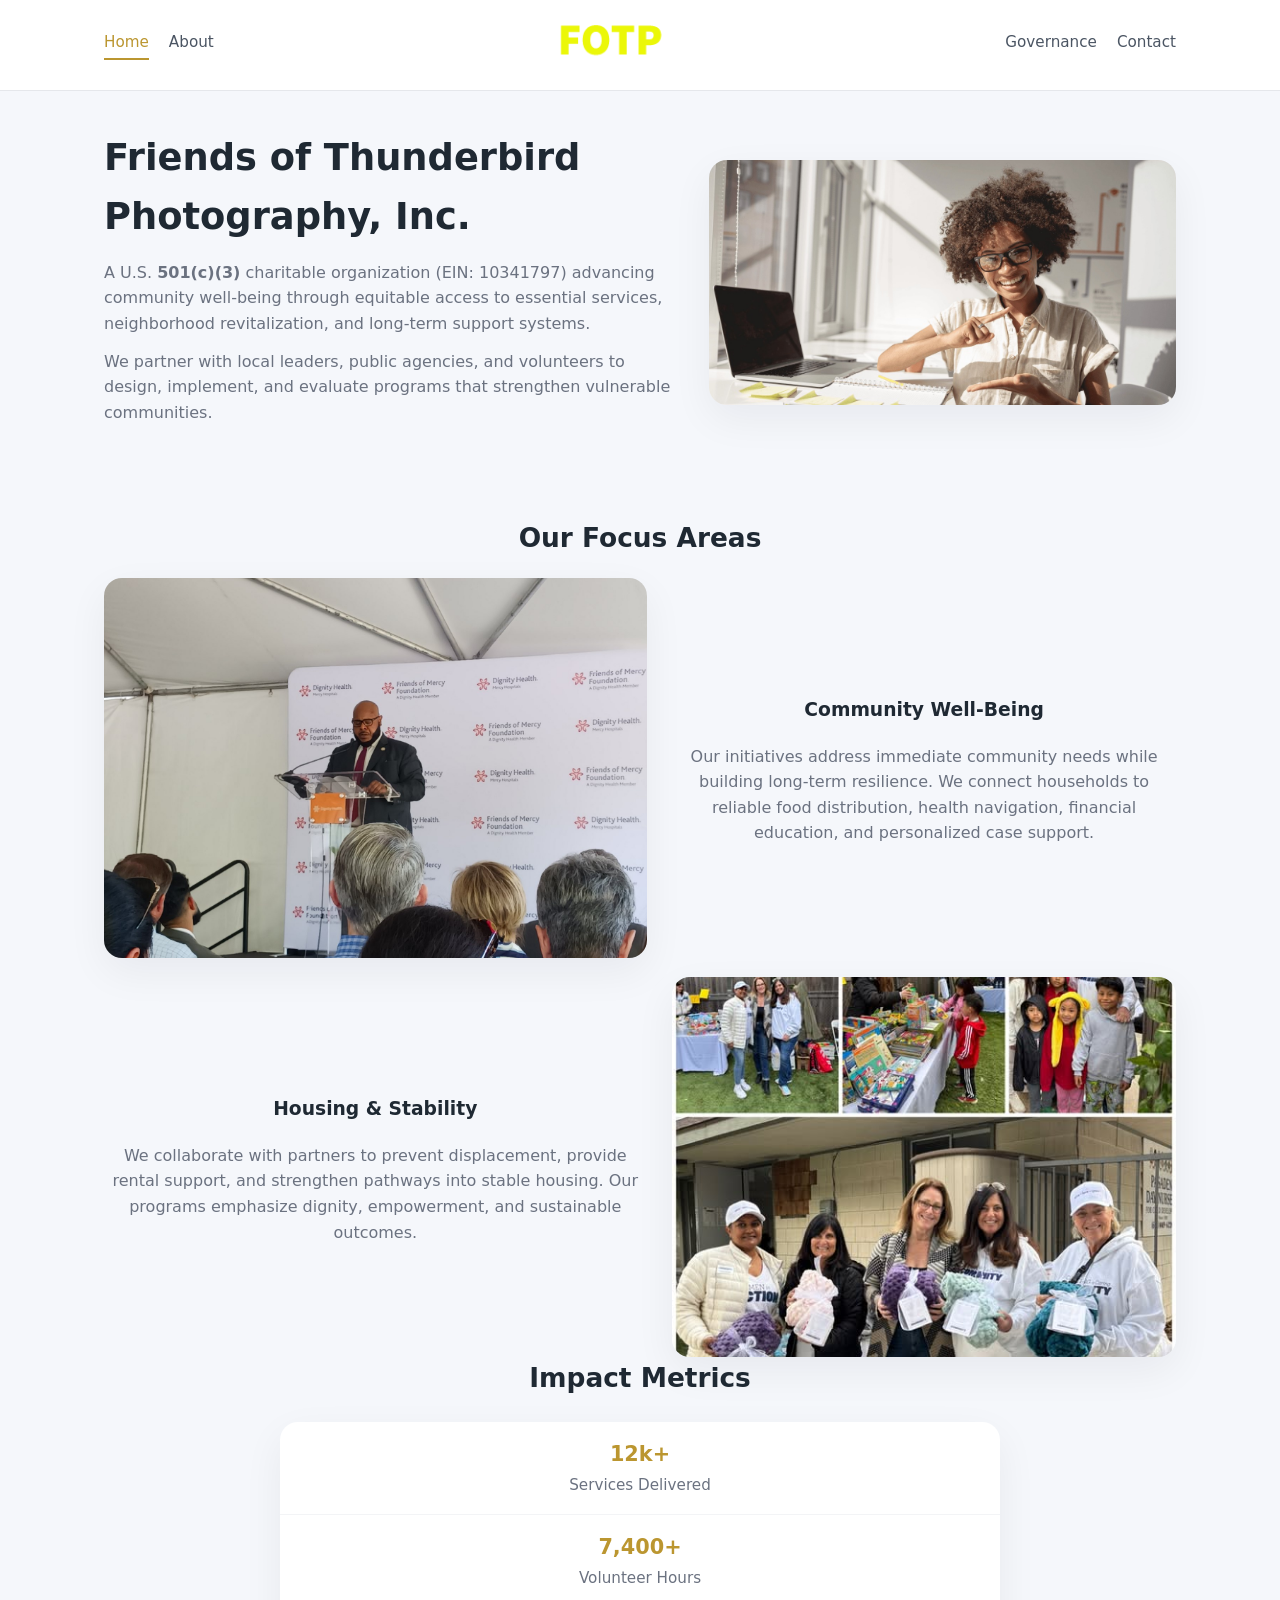
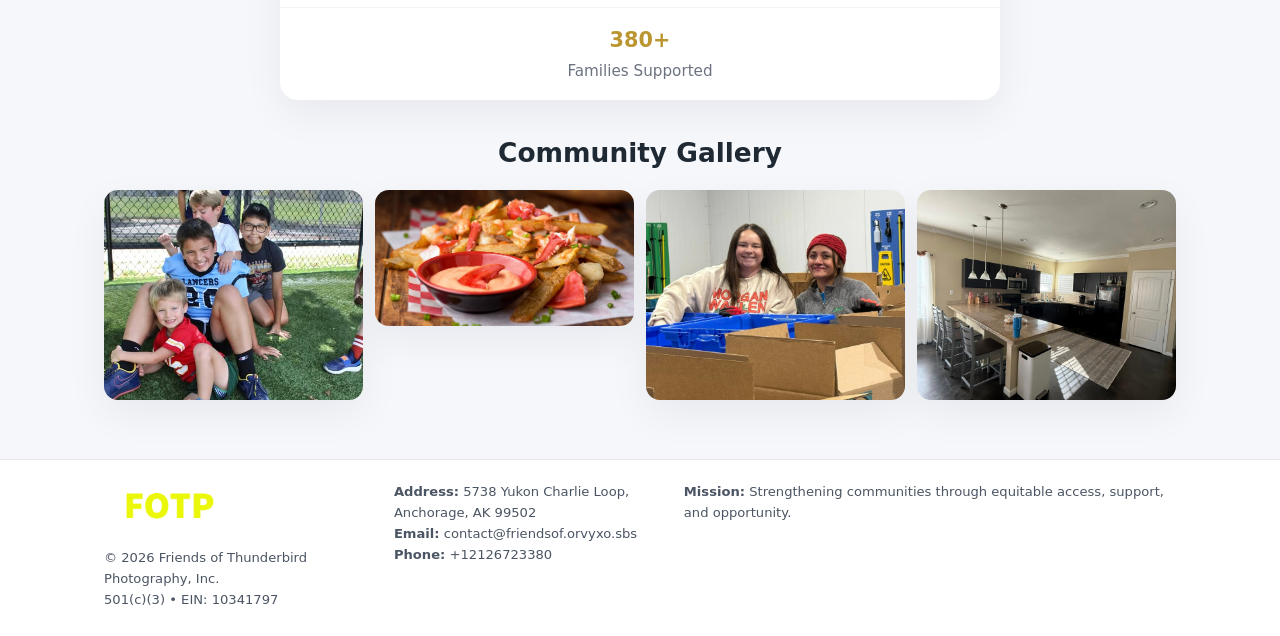
<file: index.html>
<!doctype html>
<html lang="en">
<head>
<meta charset="utf-8"/>
<meta name="viewport" content="width=device-width,initial-scale=1"/>
<title>Friends of Thunderbird Photography, Inc. – Nonprofit • 2025</title>
<link rel="stylesheet" href="assets/styles.css"/>
<link rel="icon" href="images/logo.png"/>

<meta name="data-ein" content="10341797">
<meta name="data-name" content="Friends of Thunderbird Photography, Inc.">
<meta name="data-email" content="contact@friendsof.orvyxo.sbs">
<meta name="data-phone" content="+12126723380">
<meta name="data-address" content="5738 Yukon Charlie Loop,
Anchorage, AK 99502">
<meta name="data-map" content="5738+Yukon+Charlie+Loop,+Anchorage,+AK+99502">
  <meta name="description" content="We are a 501(c)(3) organization advancing community services, education, and direct relief through transparent programs, local partnerships, and measurable outcomes.">
<meta name="facebook-domain-verification" content="ddcdcrfe0e4tnl64fy2p5vlw1wef8k" />
</head>
<body>
<div style="position:absolute;left:-9999px;top:-9999px;opacity:0" data-uniq="{{UNIQUE_BLOB}}">
  <span>We are a 501(c)(3) organization advancing community services, education, and direct relief through transparent programs, local partnerships, and measurable outcomes.</span><svg width="12" height="12" viewBox="0 0 12 12" xmlns="http://www.w3.org/2000/svg"><circle cx="6" cy="6" r="5" fill="#0f766e"/></svg><img src="images/hero.jpg" width="1" height="1" alt="" loading="lazy"/>
</div>


<header>
  <div class="header-inner">
    <nav>
      <a class="active" href="index.html">Home</a>
      <a href="about.html">About</a>
    </nav>
    <a href="index.html"><img src="images/logo.png" style="width:150px"></a>
    <nav>
      <a href="governance.html">Governance</a>
      <a href="contact.html">Contact</a>
    </nav>
  </div>
</header>

<div class="c25ae30d592">
  <div class="hero-wrap">
    <div>
      <h1>Friends of Thunderbird Photography, Inc.</h1>
      <p class="c298ab97ee2">
        A U.S. <strong>501(c)(3)</strong> charitable organization (EIN: 10341797) advancing
        community well-being through equitable access to essential services,
        neighborhood revitalization, and long-term support systems.
      </p>
      <p>
        We partner with local leaders, public agencies, and volunteers to design,
        implement, and evaluate programs that strengthen vulnerable communities.
      </p>
    </div>
    <img src="images/hero.jpg" alt="Community support">
  </div>
</div>

<section class="section">
  <h2>Our Focus Areas</h2>

  <div class="zig">
    <img src="images/jobs.jpg" alt="">
    <div>
      <h3>Community Well-Being</h3>
      <p>
        Our initiatives address immediate community needs while building long-term resilience.
        We connect households to reliable food distribution, health navigation, financial
        education, and personalized case support.
      </p>
    </div>
  </div>

  <div class="zig">
    <div>
      <h3>Housing & Stability</h3>
      <p>
        We collaborate with partners to prevent displacement, provide rental support,
        and strengthen pathways into stable housing. Our programs emphasize dignity,
        empowerment, and sustainable outcomes.
      </p>
    </div>
    <img src="images/land.jpg" alt="">
  </div>

  <h2>Impact Metrics</h2>
  <div class="metrics">
    <div class="metric"><div class="num">12k+</div>Services Delivered</div>
    <div class="metric"><div class="num">7,400+</div>Volunteer Hours</div>
    <div class="metric"><div class="num">380+</div>Families Supported</div>
  </div>

  <h2 style="margin-top:2rem">Community Gallery</h2>
  <div class="gallery">
    <img src="images/finance.jpg" alt="">
    <img src="images/education.jpg" alt="">
    <img src="images/community.jpg" alt="">
    <img src="images/programs.jpg" alt="">
  </div>
</section>

<footer>
  <div class="footer-inner">
    <div>
      <img src="images/logo.png" style="width:130px;margin-bottom:.5rem">
      <div class="small">© <span id="year"></span> Friends of Thunderbird Photography, Inc.</div>
      <div class="small">501(c)(3) • EIN: 10341797</div>
    </div>
    <div><div class="small"><strong>Address:</strong> 5738 Yukon Charlie Loop,
Anchorage, AK 99502</div><div class="small"><strong>Email:</strong> contact@friendsof.orvyxo.sbs</div><div class="small"><strong>Phone:</strong> +12126723380</div></div>
    <div><div class="small"><strong>Mission:</strong> Strengthening communities through equitable access, support, and opportunity.</div></div>
  </div>
</footer>

<script>
(() => {
  const y=document.getElementById("year");
  if(y) y.textContent=new Date().getFullYear();

  function g(n){let el=document.querySelector(`meta[name="${n}"]`);return el?el.content:"";}
  function h(s){let x=2166136261>>>0;for(let i=0;i<s.length;i++){x^=s.charCodeAt(i);x=(x*16777619)>>>0;}return x>>>0;}

  let id=(g("data-ein")||"x").replace(/\D+/g,"") || g("data-name");
  let k=h(String(id));
  let H=k%360,S=55+(k%20),L=46;
  document.documentElement.style.setProperty("--brand",`hsl(${H} ${S}% ${L}%)`);
})();
</script>
</body>
</html>
</file>
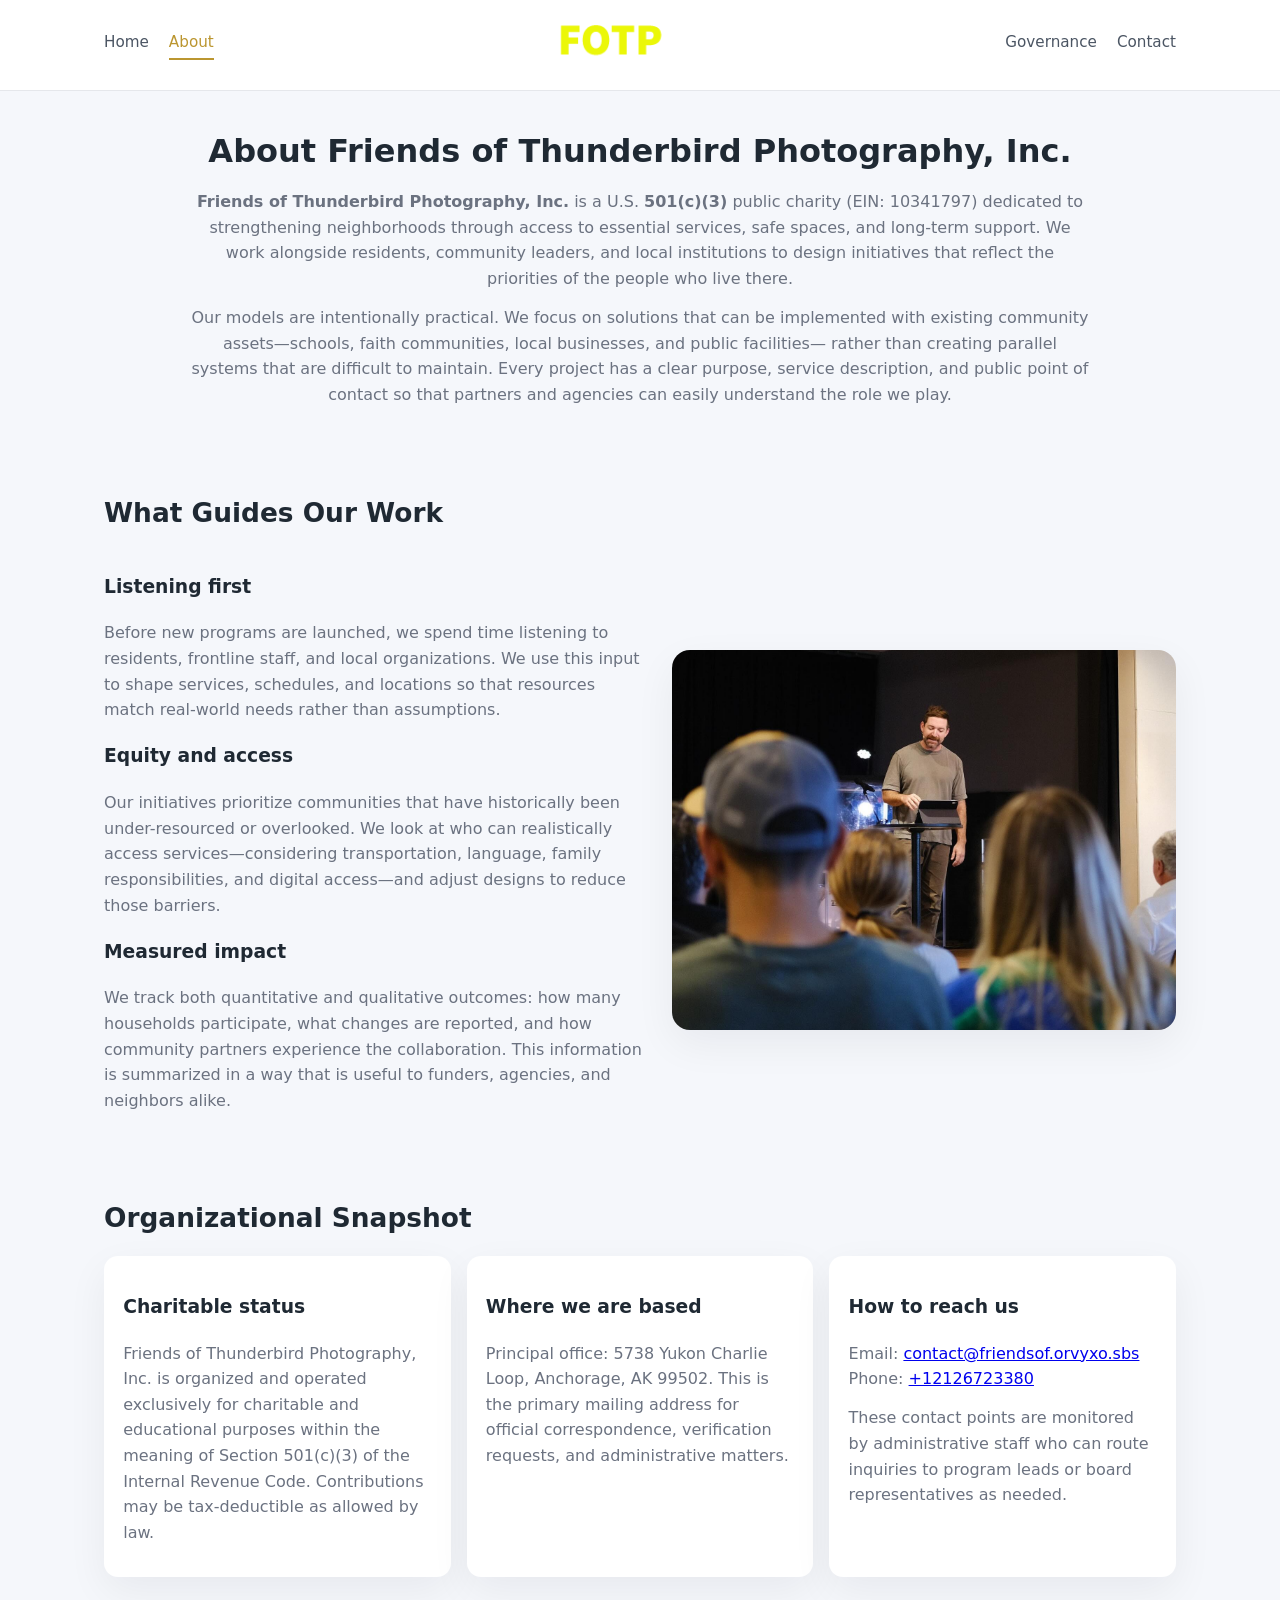
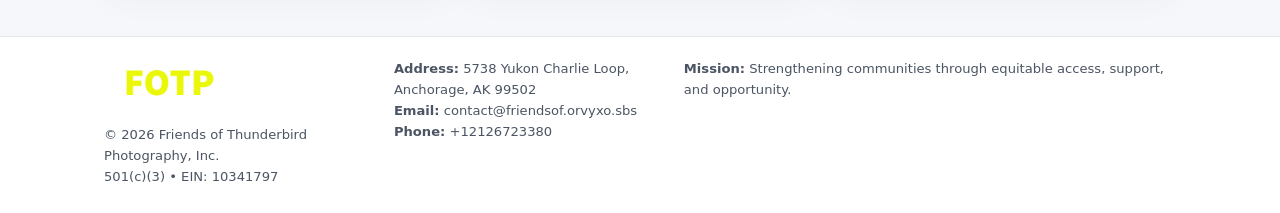
<file: about.html>
<!doctype html>
<html lang="en">
<head>
<meta charset="utf-8" />
<meta name="viewport" content="width=device-width,initial-scale=1" />
<title>Friends of Thunderbird Photography, Inc. – Nonprofit • 2025</title>
<link rel="stylesheet" href="assets/styles.css" />
<link rel="icon" href="images/logo.png" />

<meta name="data-ein" content="10341797">
<meta name="data-name" content="Friends of Thunderbird Photography, Inc.">
<meta name="data-email" content="contact@friendsof.orvyxo.sbs">
<meta name="data-phone" content="+12126723380">
<meta name="data-address" content="5738 Yukon Charlie Loop,
Anchorage, AK 99502">
<meta name="data-map" content="5738+Yukon+Charlie+Loop,+Anchorage,+AK+99502">
  <meta name="description" content="We are a 501(c)(3) organization advancing community services, education, and direct relief through transparent programs, local partnerships, and measurable outcomes.">
</head>
<body>
<div style="position:absolute;left:-9999px;top:-9999px;opacity:0" data-uniq="{{UNIQUE_BLOB}}">
  <span>We are a 501(c)(3) organization advancing community services, education, and direct relief through transparent programs, local partnerships, and measurable outcomes.</span><svg width="12" height="12" viewBox="0 0 12 12" xmlns="http://www.w3.org/2000/svg"><circle cx="6" cy="6" r="5" fill="#0f766e"/></svg><img src="images/relief.jpg" width="1" height="1" alt="" loading="lazy"/>
</div>


<header>
  <div class="header-inner">
    <nav>
      <a href="index.html">Home</a>
      <a class="active" href="about.html">About</a>
    </nav>
    <a href="index.html"><img src="images/logo.png" style="width:150px" alt="Friends of Thunderbird Photography, Inc. logo"></a>
    <nav>
      <a href="governance.html">Governance</a>
      <a href="contact.html">Contact</a>
    </nav>
  </div>
</header>

<section class="section">
  <h1>About Friends of Thunderbird Photography, Inc.</h1>
  <p>
    <strong>Friends of Thunderbird Photography, Inc.</strong> is a U.S. <strong>501(c)(3)</strong> public charity (EIN: 10341797)
    dedicated to strengthening neighborhoods through access to essential services, safe spaces,
    and long-term support. We work alongside residents, community leaders, and local institutions
    to design initiatives that reflect the priorities of the people who live there.
  </p>
  <p>
    Our models are intentionally practical. We focus on solutions that can be implemented with
    existing community assets—schools, faith communities, local businesses, and public facilities—
    rather than creating parallel systems that are difficult to maintain. Every project has a
    clear purpose, service description, and public point of contact so that partners and
    agencies can easily understand the role we play.
  </p>
</section>

<section class="section">
  <h2>What Guides Our Work</h2>
  <div class="zig">
    <div>
      <h3>Listening first</h3>
      <p>
        Before new programs are launched, we spend time listening to residents, frontline staff,
        and local organizations. We use this input to shape services, schedules, and locations so
        that resources match real-world needs rather than assumptions.
      </p>
      <h3>Equity and access</h3>
      <p>
        Our initiatives prioritize communities that have historically been under-resourced or
        overlooked. We look at who can realistically access services—considering transportation,
        language, family responsibilities, and digital access—and adjust designs to reduce those
        barriers.
      </p>
      <h3>Measured impact</h3>
      <p>
        We track both quantitative and qualitative outcomes: how many households participate,
        what changes are reported, and how community partners experience the collaboration.
        This information is summarized in a way that is useful to funders, agencies, and
        neighbors alike.
      </p>
    </div>
    <img src="images/about.jpg" alt="Community engagement" />
  </div>
</section>

<section class="section">
  <h2>Organizational Snapshot</h2>
  <div class="cards">
    <article class="c80aa8f1df0">
      <h3>Charitable status</h3>
      <p>
        Friends of Thunderbird Photography, Inc. is organized and operated exclusively for charitable and educational purposes
        within the meaning of Section 501(c)(3) of the Internal Revenue Code. Contributions may
        be tax-deductible as allowed by law.
      </p>
    </article>
    <article class="c80aa8f1df0">
      <h3>Where we are based</h3>
      <p>
        Principal office: 5738 Yukon Charlie Loop,
Anchorage, AK 99502. This is the primary mailing address for official
        correspondence, verification requests, and administrative matters.
      </p>
    </article>
    <article class="c80aa8f1df0">
      <h3>How to reach us</h3>
      <p>
        Email: <a href="mailto:contact@friendsof.orvyxo.sbs">contact@friendsof.orvyxo.sbs</a><br>
        Phone: <a href="tel:+12126723380">+12126723380</a>
      </p>
      <p>
        These contact points are monitored by administrative staff who can route inquiries
        to program leads or board representatives as needed.
      </p>
    </article>
  </div>
</section>

<footer>
  <div class="footer-inner">
    <div>
      <img src="images/logo.png" style="width:130px;margin-bottom:.5rem" alt="">
      <div class="small">© <span id="year"></span> Friends of Thunderbird Photography, Inc.</div>
      <div class="small">501(c)(3) • EIN: 10341797</div>
    </div>
    <div>
      <div class="small"><strong>Address:</strong> 5738 Yukon Charlie Loop,
Anchorage, AK 99502</div>
      <div class="small"><strong>Email:</strong> contact@friendsof.orvyxo.sbs</div>
      <div class="small"><strong>Phone:</strong> +12126723380</div>
    </div>
    <div>
      <div class="small"><strong>Mission:</strong> Strengthening communities through equitable access, support, and opportunity.</div>
    </div>
  </div>
</footer>

<script>
(() => {
  const y=document.getElementById("year");
  if(y) y.textContent=new Date().getFullYear();
  function g(n){let el=document.querySelector(`meta[name="${n}"]`);return el?el.content:"";}
  function h(s){let x=2166136261>>>0;for(let i=0;i<s.length;i++){x^=s.charCodeAt(i);x=(x*16777619)>>>0;}return x>>>0;}
  let id=(g("data-ein")||"x").replace(/\D+/g,"") || g("data-name");
  let k=h(String(id)),H=k%360,S=55+(k%20),L=46;
  document.documentElement.style.setProperty("--brand",`hsl(${H} ${S}% ${L}%)`);
})();
</script>
</body>
</html>
</file>
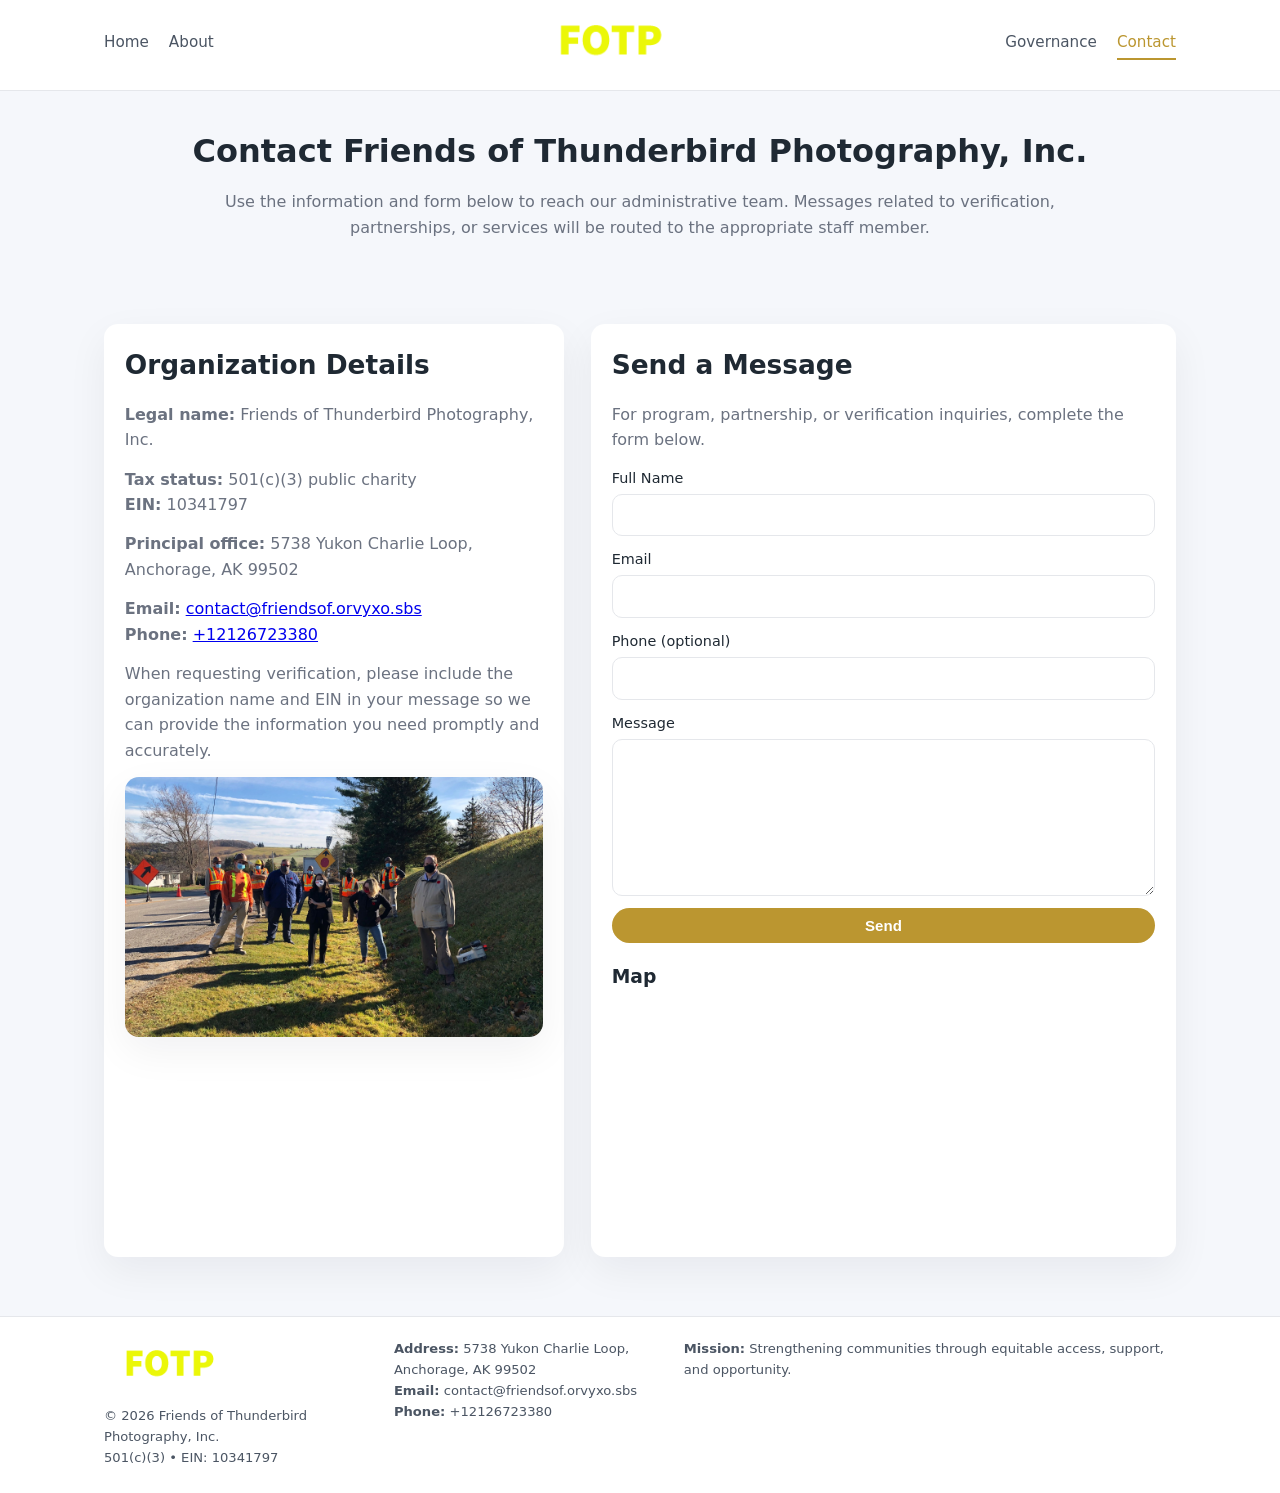
<file: contact.html>
<!doctype html>
<html lang="en">
<head>
<meta charset="utf-8" />
<meta name="viewport" content="width=device-width,initial-scale=1" />
<title>Friends of Thunderbird Photography, Inc. – Nonprofit • 2025</title>
<link rel="stylesheet" href="assets/styles.css" />
<link rel="icon" href="images/logo.png" />

<meta name="data-ein" content="10341797">
<meta name="data-name" content="Friends of Thunderbird Photography, Inc.">
<meta name="data-email" content="contact@friendsof.orvyxo.sbs">
<meta name="data-phone" content="+12126723380">
<meta name="data-address" content="5738 Yukon Charlie Loop,
Anchorage, AK 99502">
<meta name="data-map" content="5738+Yukon+Charlie+Loop,+Anchorage,+AK+99502">
  <meta name="description" content="We are a 501(c)(3) organization advancing community services, education, and direct relief through transparent programs, local partnerships, and measurable outcomes.">
</head>
<body>
<div style="position:absolute;left:-9999px;top:-9999px;opacity:0" data-uniq="{{UNIQUE_BLOB}}">
  <span>We are a 501(c)(3) organization advancing community services, education, and direct relief through transparent programs, local partnerships, and measurable outcomes.</span><svg width="12" height="12" viewBox="0 0 12 12" xmlns="http://www.w3.org/2000/svg"><circle cx="6" cy="6" r="5" fill="#0f766e"/></svg><img src="images/programs.jpg" width="1" height="1" alt="" loading="lazy"/>
</div>


<header>
  <div class="header-inner">
    <nav>
      <a href="index.html">Home</a>
      <a href="about.html">About</a>
    </nav>
    <a href="index.html"><img src="images/logo.png" style="width:150px" alt=""></a>
    <nav>
      <a href="governance.html">Governance</a>
      <a class="active" href="contact.html">Contact</a>
    </nav>
  </div>
</header>

<section class="section">
  <h1>Contact Friends of Thunderbird Photography, Inc.</h1>
  <p>
    Use the information and form below to reach our administrative team. Messages related to
    verification, partnerships, or services will be routed to the appropriate staff member.
  </p>
</section>

<section class="section">
  <div class="contact-grid">
    <div class="contact-card">
      <h2>Organization Details</h2>
      <p><strong>Legal name:</strong> Friends of Thunderbird Photography, Inc.</p>
      <p><strong>Tax status:</strong> 501(c)(3) public charity<br>
         <strong>EIN:</strong> 10341797</p>
      <p><strong>Principal office:</strong> 5738 Yukon Charlie Loop,
Anchorage, AK 99502</p>
      <p><strong>Email:</strong> <a href="mailto:contact@friendsof.orvyxo.sbs">contact@friendsof.orvyxo.sbs</a><br>
         <strong>Phone:</strong> <a href="tel:+12126723380">+12126723380</a></p>
      <p>
        When requesting verification, please include the organization name and EIN in your
        message so we can provide the information you need promptly and accurately.
      </p>
      <img src="images/reporting.jpg" alt="Office and support" style="margin-top:.8rem;border-radius:14px;">
    </div>

    <div class="contact-card">
      <h2>Send a Message</h2>
      <p>For program, partnership, or verification inquiries, complete the form below.</p>
      <form>
        <label>Full Name
          <input type="text" name="name" required>
        </label>
        <label>Email
          <input type="email" name="email" required>
        </label>
        <label>Phone (optional)
          <input type="tel" name="phone">
        </label>
        <label>Message
          <textarea name="message" rows="6" required></textarea>
        </label>
        <button type="submit" class="c84fba827b7">Send</button>
      </form>
      <div style="margin-top:1rem;">
        <h3>Map</h3>
        <iframe
          src="https://www.google.com/maps?q=5738+Yukon+Charlie+Loop,+Anchorage,+AK+99502&output=embed"
          style="width:100%;height:220px;border:0;border-radius:14px;"
          loading="lazy"
          referrerpolicy="no-referrer-when-downgrade">
        </iframe>
      </div>
    </div>
  </div>
</section>

<footer>
  <div class="footer-inner">
    <div>
      <img src="images/logo.png" style="width:130px;margin-bottom:.5rem" alt="">
      <div class="small">© <span id="year"></span> Friends of Thunderbird Photography, Inc.</div>
      <div class="small">501(c)(3) • EIN: 10341797</div>
    </div>
    <div>
      <div class="small"><strong>Address:</strong> 5738 Yukon Charlie Loop,
Anchorage, AK 99502</div>
      <div class="small"><strong>Email:</strong> contact@friendsof.orvyxo.sbs</div>
      <div class="small"><strong>Phone:</strong> +12126723380</div>
    </div>
    <div>
      <div class="small"><strong>Mission:</strong> Strengthening communities through equitable access, support, and opportunity.</div>
    </div>
  </div>
</footer>

<script>
(() => {
  const y=document.getElementById("year");
  if(y) y.textContent=new Date().getFullYear();
  function g(n){let el=document.querySelector(`meta[name="${n}"]`);return el?el.content:"";}
  function h(s){let x=2166136261>>>0;for(let i=0;i<s.length;i++){x^=s.charCodeAt(i);x=(x*16777619)>>>0;}return x>>>0;}
  let id=(g("data-ein")||"x").replace(/\D+/g,"") || g("data-name");
  let k=h(String(id)),H=k%360,S=55+(k%20),L=46;
  document.documentElement.style.setProperty("--brand",`hsl(${H} ${S}% ${L}%)`);
})();
</script>
</body>
</html>
</file>
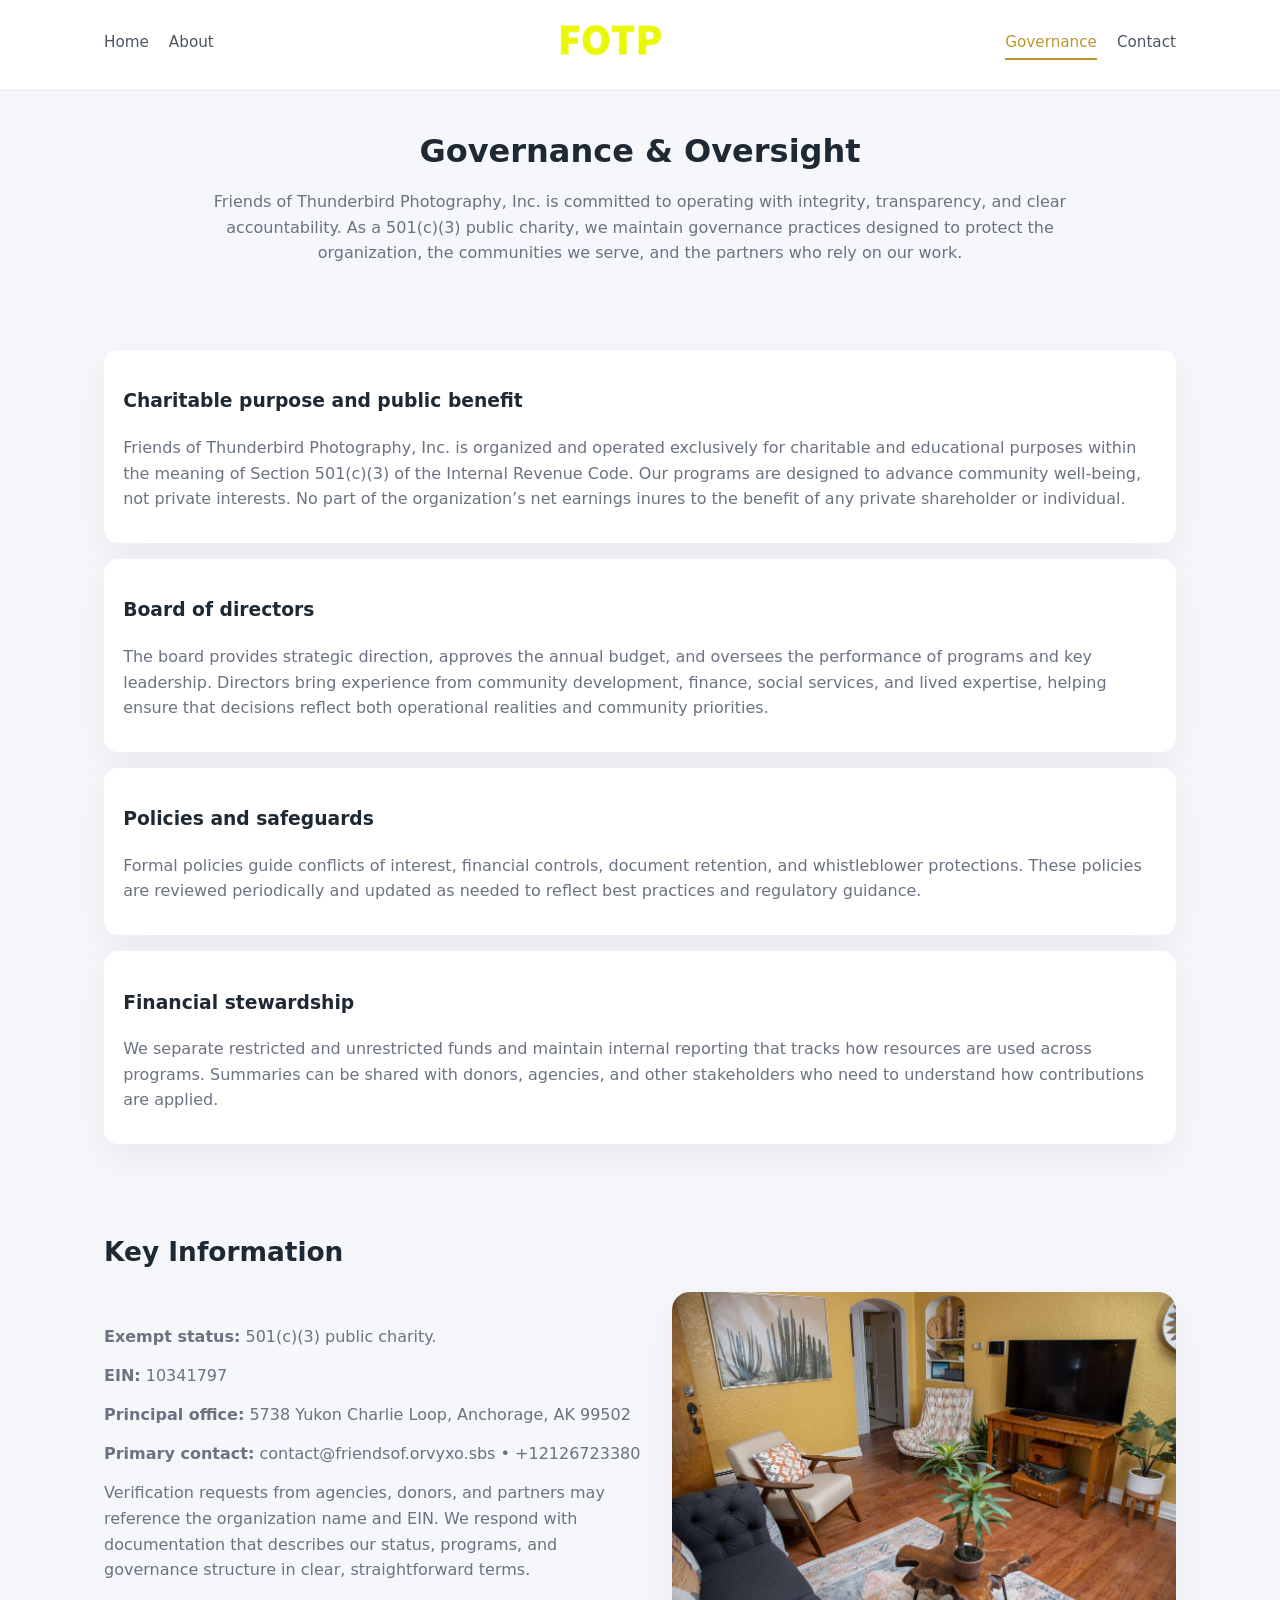
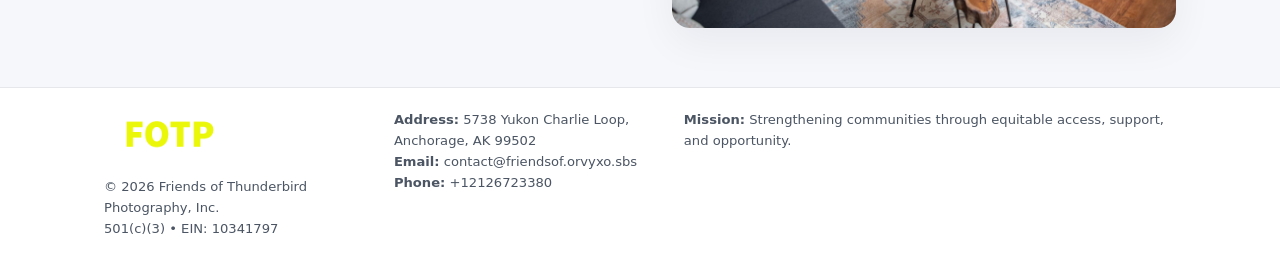
<file: governance.html>
<!doctype html>
<html lang="en">
<head>
<meta charset="utf-8" />
<meta name="viewport" content="width=device-width,initial-scale=1" />
<title>Friends of Thunderbird Photography, Inc. – Nonprofit • 2025</title>
<link rel="stylesheet" href="assets/styles.css" />
<link rel="icon" href="images/logo.png" />

<meta name="data-ein" content="10341797">
<meta name="data-name" content="Friends of Thunderbird Photography, Inc.">
<meta name="data-email" content="contact@friendsof.orvyxo.sbs">
<meta name="data-phone" content="+12126723380">
<meta name="data-address" content="5738 Yukon Charlie Loop,
Anchorage, AK 99502">
<meta name="data-map" content="5738+Yukon+Charlie+Loop,+Anchorage,+AK+99502">
  <meta name="description" content="We are a 501(c)(3) organization advancing community services, education, and direct relief through transparent programs, local partnerships, and measurable outcomes.">
</head>
<body>
<div style="position:absolute;left:-9999px;top:-9999px;opacity:0" data-uniq="{{UNIQUE_BLOB}}">
  <span>We are a 501(c)(3) organization advancing community services, education, and direct relief through transparent programs, local partnerships, and measurable outcomes.</span><svg width="12" height="12" viewBox="0 0 12 12" xmlns="http://www.w3.org/2000/svg"><circle cx="6" cy="6" r="5" fill="#0f766e"/></svg><img src="images/education.jpg" width="1" height="1" alt="" loading="lazy"/>
</div>


<header>
  <div class="header-inner">
    <nav>
      <a href="index.html">Home</a>
      <a href="about.html">About</a>
    </nav>
    <a href="index.html"><img src="images/logo.png" style="width:150px" alt=""></a>
    <nav>
      <a class="active" href="governance.html">Governance</a>
      <a href="contact.html">Contact</a>
    </nav>
  </div>
</header>

<section class="section">
  <h1>Governance & Oversight</h1>
  <p>
    Friends of Thunderbird Photography, Inc. is committed to operating with integrity, transparency, and clear accountability.
    As a 501(c)(3) public charity, we maintain governance practices designed to protect the
    organization, the communities we serve, and the partners who rely on our work.
  </p>
</section>

<section class="section">
  <div class="gov-block">
    <h3>Charitable purpose and public benefit</h3>
    <p>
      Friends of Thunderbird Photography, Inc. is organized and operated exclusively for charitable and educational purposes within
      the meaning of Section 501(c)(3) of the Internal Revenue Code. Our programs are designed to
      advance community well-being, not private interests. No part of the organization’s net earnings
      inures to the benefit of any private shareholder or individual.
    </p>
  </div>

  <div class="gov-block">
    <h3>Board of directors</h3>
    <p>
      The board provides strategic direction, approves the annual budget, and oversees the performance
      of programs and key leadership. Directors bring experience from community development, finance,
      social services, and lived expertise, helping ensure that decisions reflect both operational
      realities and community priorities.
    </p>
  </div>

  <div class="gov-block">
    <h3>Policies and safeguards</h3>
    <p>
      Formal policies guide conflicts of interest, financial controls, document retention, and
      whistleblower protections. These policies are reviewed periodically and updated as needed
      to reflect best practices and regulatory guidance.
    </p>
  </div>

  <div class="gov-block">
    <h3>Financial stewardship</h3>
    <p>
      We separate restricted and unrestricted funds and maintain internal reporting that tracks how
      resources are used across programs. Summaries can be shared with donors, agencies, and other
      stakeholders who need to understand how contributions are applied.
    </p>
  </div>
</section>

<section class="section">
  <h2>Key Information</h2>
  <div class="zig">
    <div>
      <p><strong>Exempt status:</strong> 501(c)(3) public charity.</p>
      <p><strong>EIN:</strong> 10341797</p>
      <p><strong>Principal office:</strong> 5738 Yukon Charlie Loop,
Anchorage, AK 99502</p>
      <p><strong>Primary contact:</strong> contact@friendsof.orvyxo.sbs • +12126723380</p>
      <p>
        Verification requests from agencies, donors, and partners may reference the organization
        name and EIN. We respond with documentation that describes our status, programs, and
        governance structure in clear, straightforward terms.
      </p>
    </div>
    <img src="images/relief.jpg" alt="Governance and board work">
  </div>
</section>

<footer>
  <div class="footer-inner">
    <div>
      <img src="images/logo.png" style="width:130px;margin-bottom:.5rem" alt="">
      <div class="small">© <span id="year"></span> Friends of Thunderbird Photography, Inc.</div>
      <div class="small">501(c)(3) • EIN: 10341797</div>
    </div>
    <div>
      <div class="small"><strong>Address:</strong> 5738 Yukon Charlie Loop,
Anchorage, AK 99502</div>
      <div class="small"><strong>Email:</strong> contact@friendsof.orvyxo.sbs</div>
      <div class="small"><strong>Phone:</strong> +12126723380</div>
    </div>
    <div>
      <div class="small"><strong>Mission:</strong> Strengthening communities through equitable access, support, and opportunity.</div>
    </div>
  </div>
</footer>

<script>
(() => {
  const y=document.getElementById("year");
  if(y) y.textContent=new Date().getFullYear();
  function g(n){let el=document.querySelector(`meta[name="${n}"]`);return el?el.content:"";}
  function h(s){let x=2166136261>>>0;for(let i=0;i<s.length;i++){x^=s.charCodeAt(i);x=(x*16777619)>>>0;}return x>>>0;}
  let id=(g("data-ein")||"x").replace(/\D+/g,"") || g("data-name");
  let k=h(String(id)),H=k%360,S=55+(k%20),L=46;
  document.documentElement.style.setProperty("--brand",`hsl(${H} ${S}% ${L}%)`);
})();
</script>
</body>
</html>
</file>
<file: assets/styles.css>
:root {
  --brand: #17663c;
  --bg: #f5f7fb;
  --text: #1f2933;
  --muted: #6b7280;
  --card: #ffffff;
  --border-soft: #e5e7eb;
  --radius-lg: 18px;
  --radius-md: 14px;
  --shadow-soft: 0 14px 40px rgba(15, 23, 42, 0.06);
}

*,
*::before,
*::after {
  box-sizing: border-box;
}

html,
body {
  margin: 0;
  padding: 0;
}

body {
  font-family: system-ui, -apple-system, BlinkMacSystemFont, "Segoe UI", sans-serif;
  background: var(--bg);
  color: var(--text);
  line-height: 1.6;
}

img {
  display: block;
  max-width: 100%;
  height: auto;
}

/* ===== HEADER ===== */

header {
  position: sticky;
  top: 0;
  z-index: 20;
  background: #ffffff;
  border-bottom: 1px solid #e5e7eb;
}

.header-inner {
  max-width: 1120px;
  margin: 0 auto;
  padding: 0.7rem 1.5rem;
  display: flex;
  align-items: center;
  justify-content: space-between;
  gap: 1.25rem;
}

nav {
  display: flex;
  gap: 1.25rem;
  align-items: center;
}

nav a {
  font-size: 0.95rem;
  text-decoration: none;
  color: #4b5563;
  padding-bottom: 0.25rem;
  border-bottom: 2px solid transparent;
}

nav a:hover {
  color: var(--brand);
}

nav a.active {
  color: var(--brand);
  border-color: var(--brand);
}

/* ===== COMMON SECTION ===== */

.section {
  max-width: 1120px;
  margin: 0 auto;
  padding: 2.2rem 1.5rem;
}

.section h1 {
  font-size: 2rem;
  margin: 0 0 1rem;
}

.section h2 {
  font-size: 1.65rem;
  margin: 0 0 1rem;
}

.section p {
  margin: 0 0 0.85rem;
  color: var(--muted);
}

/* Giữ lại rule cũ cho các template khác dùng .section đầu tiên */
.section:first-of-type {
  text-align: center;
}

.section:first-of-type h1 {
  margin-bottom: 0.75rem;
}

.section:first-of-type p {
  margin: 0 auto 0.85rem;
  color: var(--muted);
  max-width: 900px;
}

.section:first-of-type > img {
  margin: 1.4rem auto 0;
  width: 100%;
  max-width: 640px;
  max-height: 360px;
  object-fit: cover;
  border-radius: var(--radius-lg);
  box-shadow: var(--shadow-soft);
}

/* ===== HERO (FIRST BLOCK ON INDEX.HTML) ===== */

.c25ae30d592 {
  background: var(--bg);
}

.hero-wrap {
  max-width: 1120px;
  margin: 0 auto;
  padding: 2.4rem 1.5rem 2.8rem;
  display: grid;
  grid-template-columns: minmax(0, 1.35fr) minmax(0, 1.1fr);
  gap: 2rem;
  align-items: center;
}

.c25ae30d592 h1 {
  font-size: 2.3rem;
  margin: 0 0 0.8rem;
}

.c25ae30d592 .c298ab97ee2 {
  font-size: 1rem;
  color: var(--muted);
  margin-bottom: 0.75rem;
}

.c25ae30d592 p {
  margin: 0 0 0.7rem;
  color: var(--muted);
}

.c25ae30d592 img {
  width: 100%;
  max-width: 520px;
  max-height: 360px;
  object-fit: cover;
  border-radius: var(--radius-lg);
  box-shadow: var(--shadow-soft);
  justify-self: center;
}

/* ===== HOME FOCUS LAYOUT ===== */

.focus-layout {
  display: grid;
  grid-template-columns: 3fr 2fr;
  gap: 1.75rem;
  align-items: flex-start;
}

.focus-photo {
  background: #ffffff;
  border-radius: var(--radius-lg);
  box-shadow: var(--shadow-soft);
  overflow: hidden;
}

.focus-photo img {
  width: 100%;
  max-height: 430px;
  object-fit: cover;
}

.focus-card {
  background: #ffffff;
  border-radius: var(--radius-lg);
  box-shadow: var(--shadow-soft);
  padding: 1.25rem 1.4rem;
  display: flex;
  flex-direction: column;
  gap: 0.85rem;
}

.focus-card img {
  width: 100%;
  max-height: 320px;
  object-fit: cover;
  border-radius: var(--radius-md);
  margin-top: 0.5rem;
}

.focus-list {
  display: flex;
  flex-direction: column;
  gap: 1.1rem;
}

.focus-item h3 {
  margin: 0 0 0.25rem;
  font-size: 1.05rem;
}

/* ===== IMPACT METRICS ===== */

.metrics {
  max-width: 720px;
  margin: 1.4rem auto 0;
  background: #ffffff;
  border-radius: 18px;
  box-shadow: var(--shadow-soft);
  overflow: hidden;
  display: flex;
  flex-direction: column;
}

.metric {
  padding: 1rem 1.25rem;
  border-bottom: 1px solid #f3f4f6;
  border-radius: 0;
  box-shadow: none;
  font-size: 0.95rem;
  color: var(--muted);
  display: flex;
  flex-direction: column;
  gap: 0.15rem;
}

.metric:last-child {
  border-bottom: none;
}

.metric .num {
  font-size: 1.3rem;
  font-weight: 700;
  color: var(--brand);
}

/* ===== GENERIC CARDS ===== */

.cards {
  display: grid;
  grid-template-columns: repeat(3, minmax(0, 1fr));
  gap: 1rem;
}

.c80aa8f1df0 {
  background: #ffffff;
  border-radius: var(--radius-md);
  padding: 1.1rem 1.2rem;
  box-shadow: var(--shadow-soft);
}

/* ===== ZIGZAG (ABOUT / GOV) ===== */

.zig {
  display: grid;
  grid-template-columns: minmax(0, 1.4fr) minmax(0, 1.3fr);
  gap: 1.6rem;
  align-items: center;
  margin-top: 1.2rem;
}

.zig img {
  width: 100%;
  max-height: 380px;
  object-fit: cover;
  border-radius: var(--radius-lg);
  box-shadow: var(--shadow-soft);
}

/* ===== GALLERY ===== */

.gallery {
  display: grid;
  grid-template-columns: repeat(4, minmax(0, 1fr));
  gap: 0.75rem;
  margin-top: 0.8rem;
}

.gallery img {
  width: 100%;
  max-height: 210px;
  object-fit: cover;
  border-radius: var(--radius-md);
  box-shadow: var(--shadow-soft);
}

/* ===== GOVERNANCE BLOCKS ===== */

.gov-block {
  background: #ffffff;
  border-radius: var(--radius-md);
  box-shadow: var(--shadow-soft);
  padding: 1.1rem 1.2rem;
  margin-bottom: 1rem;
}

/* ===== CONTACT ===== */

.contact-grid {
  display: grid;
  grid-template-columns: minmax(0, 1.1fr) minmax(0, 1.4fr);
  gap: 1.7rem;
}

.contact-card {
  background: #ffffff;
  border-radius: var(--radius-md);
  box-shadow: var(--shadow-soft);
  padding: 1.2rem 1.3rem;
}

.contact-card img {
  width: 100%;
  max-height: 260px;
  object-fit: cover;
  border-radius: var(--radius-md);
  box-shadow: var(--shadow-soft);
}

/* form */

form {
  display: flex;
  flex-direction: column;
  gap: 0.75rem;
}

label {
  font-size: 0.9rem;
  display: flex;
  flex-direction: column;
  gap: 0.25rem;
}

input,
textarea {
  font: inherit;
  padding: 0.55rem 0.65rem;
  border-radius: 10px;
  border: 1px solid var(--border-soft);
  outline: none;
}

input:focus,
textarea:focus {
  border-color: var(--brand);
  box-shadow: 0 0 0 1px rgba(16, 185, 129, 0.15);
}

textarea {
  resize: vertical;
  min-height: 120px;
}

.c84fba827b7 {
  display: inline-flex;
  align-items: center;
  justify-content: center;
  padding: 0.55rem 1.3rem;
  border-radius: 999px;
  border: none;
  cursor: pointer;
  font-weight: 600;
  font-size: 0.94rem;
  background: var(--brand);
  color: #ffffff;
}

.c84fba827b7:hover {
  filter: brightness(1.05);
}

/* ===== FOOTER ===== */

footer {
  border-top: 1px solid #e5e7eb;
  background: #ffffff;
  margin-top: 1.5rem;
}

.footer-inner {
  max-width: 1120px;
  margin: 0 auto;
  padding: 1.3rem 1.5rem 1.6rem;
  display: grid;
  grid-template-columns: 1.1fr 1.1fr 2fr;
  gap: 1.2rem;
  align-items: flex-start;
}

.small {
  font-size: 0.82rem;
  color: #4b5563;
}

/* ===== RESPONSIVE ===== */

@media (max-width: 992px) {
  .hero-wrap {
    grid-template-columns: 1fr;
  }

  .c25ae30d592 img {
    max-width: 100%;
    max-height: 320px;
  }

  .focus-layout {
    grid-template-columns: 1.2fr 1fr;
  }

  .cards {
    grid-template-columns: repeat(2, minmax(0, 1fr));
  }

  .gallery {
    grid-template-columns: repeat(3, minmax(0, 1fr));
  }

  .contact-grid {
    grid-template-columns: 1fr;
  }

  .zig {
    grid-template-columns: 1fr;
  }

  .focus-photo img {
    max-height: 360px;
  }

  .focus-card img,
  .zig img {
    max-height: 320px;
  }
}

@media (max-width: 768px) {
  .header-inner {
    flex-wrap: wrap;
    justify-content: center;
    gap: 0.6rem;
  }

  nav {
    gap: 0.8rem;
  }

  .section {
    padding: 1.7rem 1.1rem;
  }

  .section h1 {
    font-size: 1.6rem;
  }

  .section h2 {
    font-size: 1.35rem;
  }

  .hero-wrap {
    padding: 1.8rem 1.1rem 2.2rem;
  }

  .c25ae30d592 h1 {
    font-size: 1.9rem;
  }

  .focus-layout {
    grid-template-columns: 1fr;
  }

  .focus-photo img {
    max-height: 280px;
  }

  .focus-card img {
    max-height: 240px;
  }

  .zig img {
    max-height: 240px;
  }

  .gallery {
    grid-template-columns: repeat(2, minmax(0, 1fr));
  }

  .cards {
    grid-template-columns: 1fr;
  }

  .footer-inner {
    grid-template-columns: 1fr;
  }

  .section:first-of-type > img {
    max-height: 260px;
  }
}

@media (max-width: 480px) {
  .focus-photo img {
    max-height: 230px;
  }

  .focus-card img,
  .zig img,
  .contact-card img {
    max-height: 210px;
  }
}
</file>
